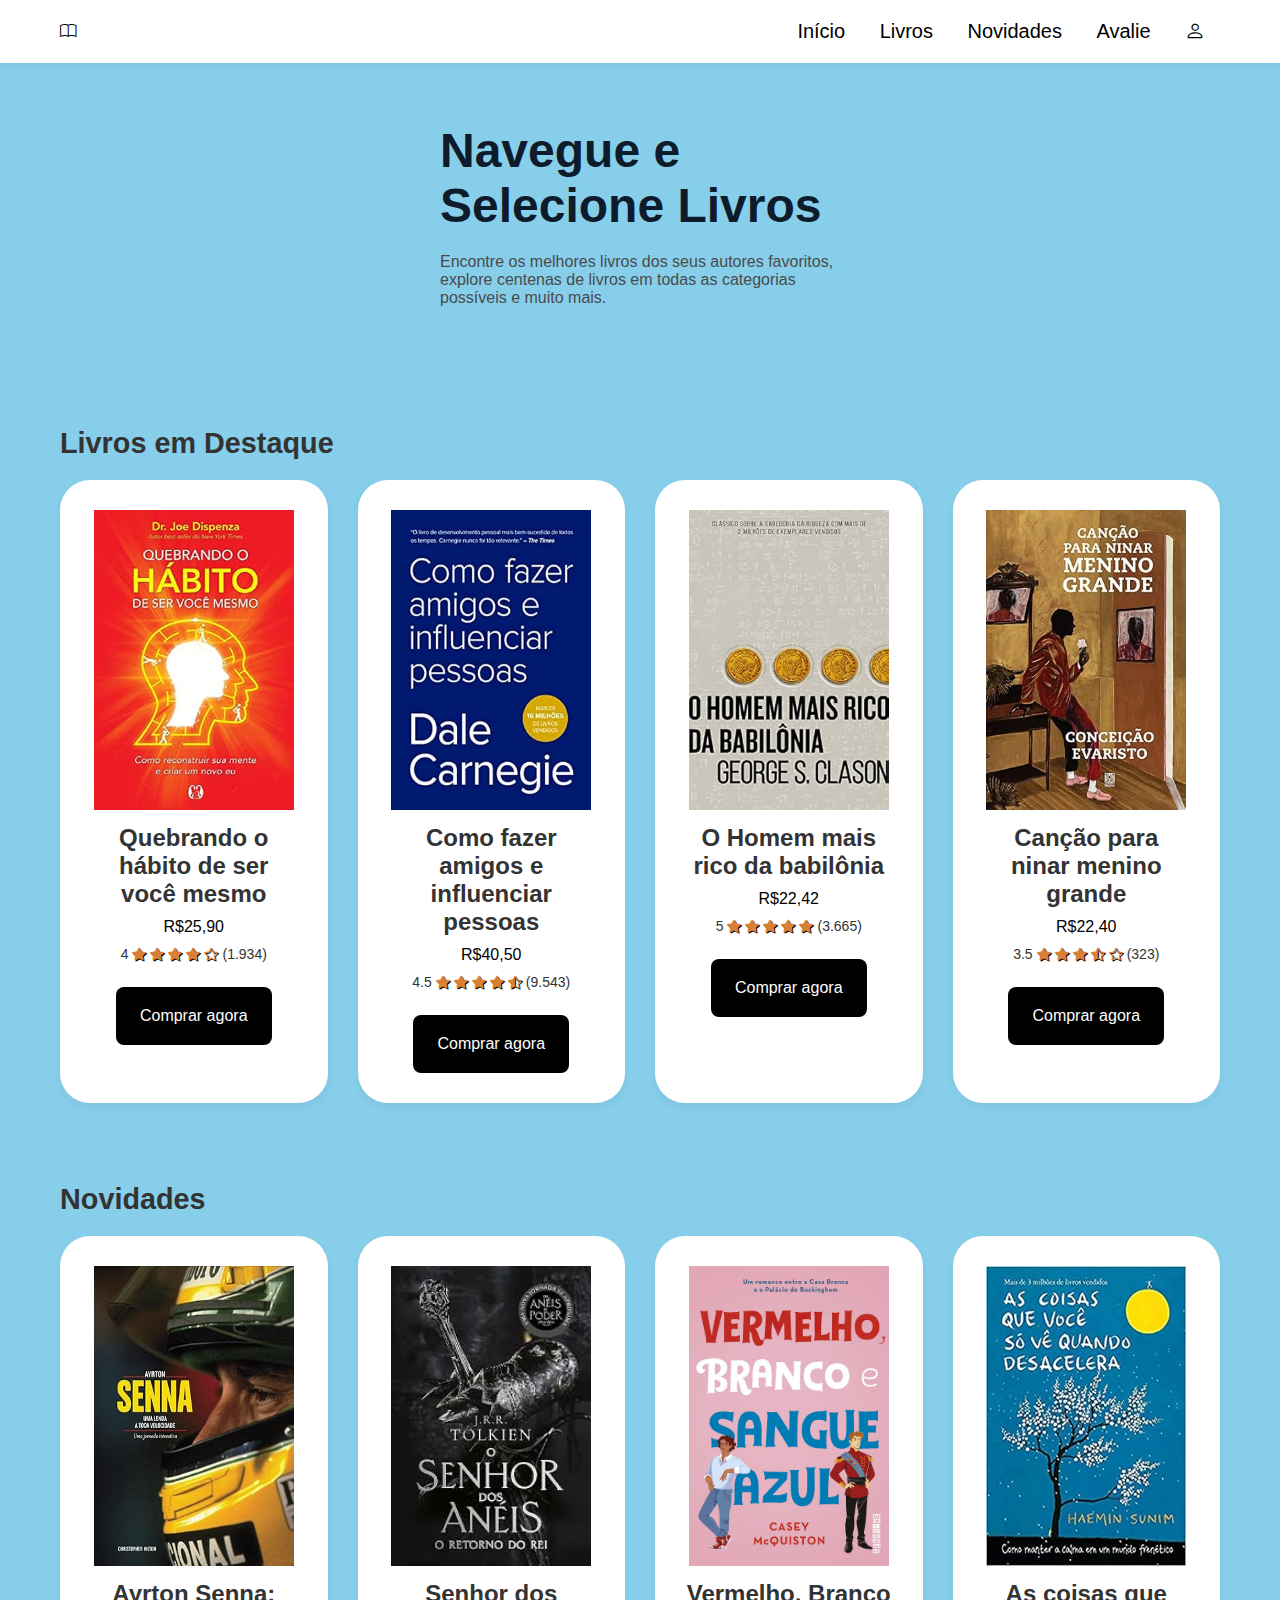
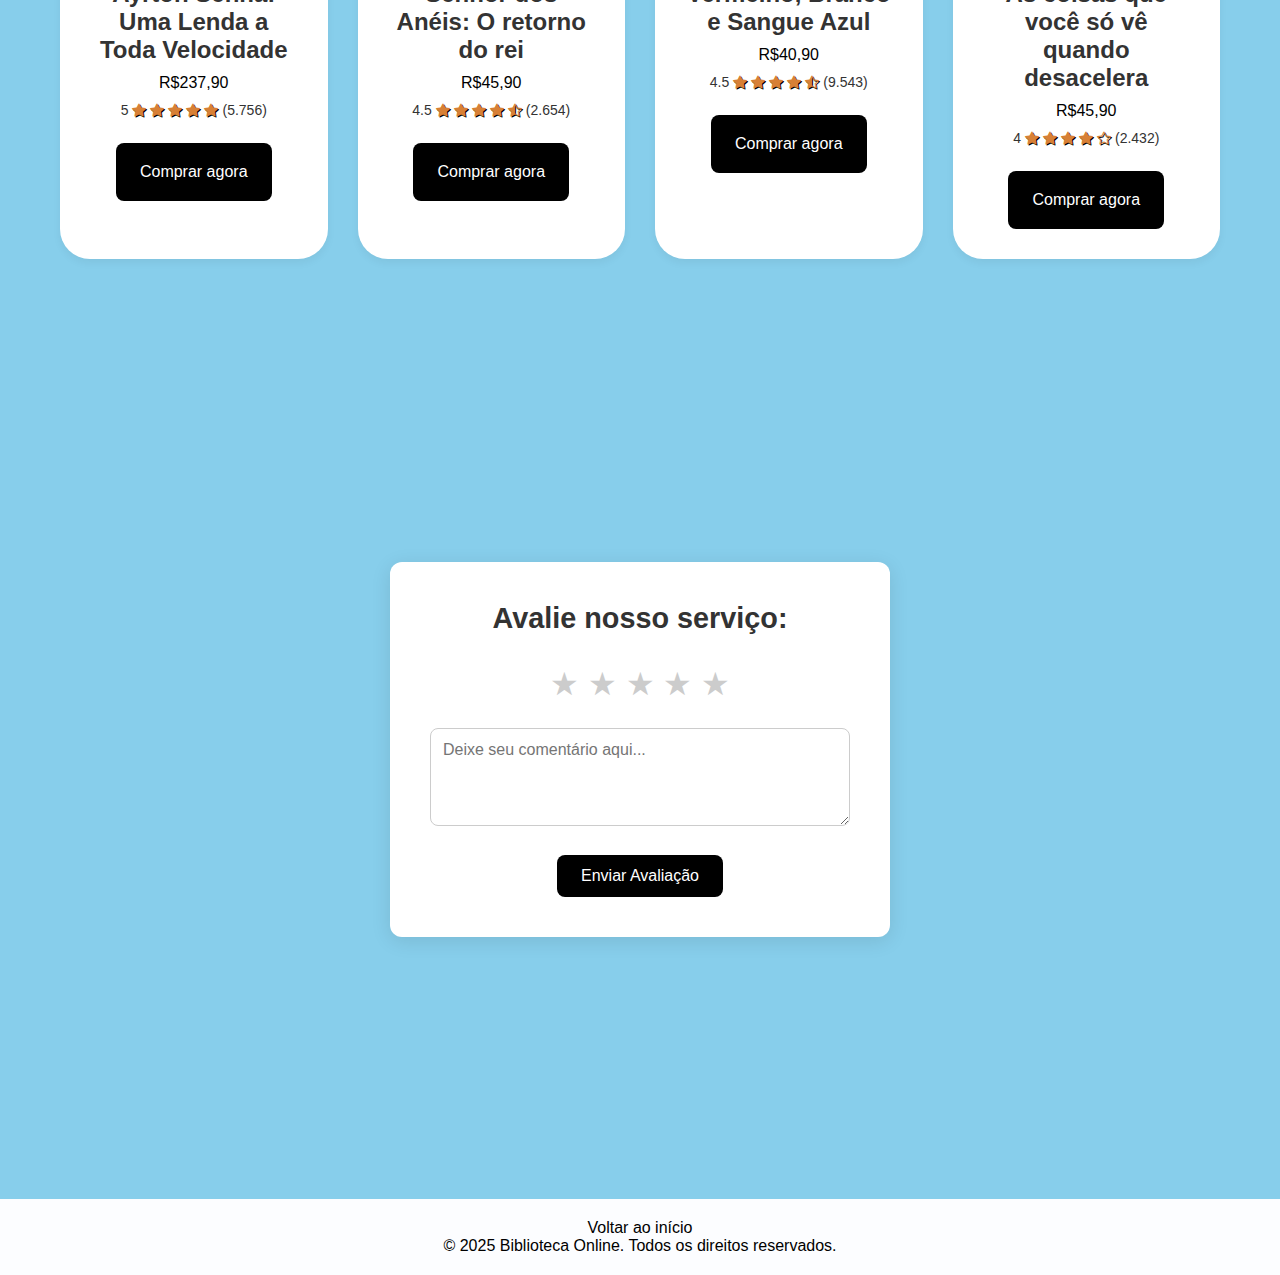
<file: site empresa/index.html>
<!DOCTYPE html>
<html lang="pt-BR">
<head>
  <meta charset="UTF-8">
  <meta name="viewport" content="width=device-width, initial-scale=1.0">
  <link rel="stylesheet" href="https://cdn.jsdelivr.net/npm/bootstrap-icons@1.11.3/font/bootstrap-icons.min.css">
  <title>Biblioteca</title>
  <link rel="stylesheet" href="css/style.css">
</head>
<body>
  <header>
    <div class="logo"><i class="bi bi-book"></i></div>
    <nav>
      <a href="index.html">Início</a>
      <a href="#destaques">Livros</a>
      <a href="#nov">Novidades</a>
      <a href="#avalie">Avalie</a>
      <a href="#" class="bi bi-person"></a>
    </nav>
  </header>
  
  
  
  <section class="carousel-section">
    <div class="carousel-text">
      <h1>Navegue e <br><span>Selecione Livros</span></h1>
      <p>Encontre os melhores livros dos seus autores favoritos, explore centenas de livros em todas as categorias possíveis e muito mais.</p>
    </div>
  </section>



  <section id="destaques" class="destaques">
    <h2>Livros em Destaque</h2>
    <div class="destaques-livros">

      <div class="card-destaque">
        <img src="img/habito.jpg" alt="Livro Quebrando o Hábito de ser Você Mesmo">
        <h2>Quebrando o hábito de ser você mesmo</h2>
        <p>R$25,90</p>
        <div class="avaliacao">
          <span>4</span>
          <i class="bi bi-star-fill"></i>
          <i class="bi bi-star-fill"></i>
          <i class="bi bi-star-fill"></i>
          <i class="bi bi-star-fill"></i>
          <i class="bi bi-star"></i>
          <span>(1.934)</span>
        </div>
        <button class="buy-button">Comprar agora</button>
      </div>

      <div class="card-destaque">
        <img src="img/como fazer amigos.jpg" alt="Livro como fazer amigos e influenciar pessoas">
        <h2>Como fazer amigos e influenciar pessoas</h2>
        <p>R$40,50</p>
        <div class="avaliacao">
          <span>4.5</span>
          <i class="bi bi-star-fill"></i>
          <i class="bi bi-star-fill"></i>
          <i class="bi bi-star-fill"></i>
          <i class="bi bi-star-fill"></i>
          <i class="bi bi-star-half"></i>
          <span>(9.543)</span>
        </div>
        <button class="buy-button">Comprar agora</button>
      </div>

      <div class="card-destaque">
        <img src="img/homem mais rico.jpg" alt="Livro homem mais rico da babilonia">
        <h2>O Homem mais rico da babilônia</h2>
        <p>R$22,42</p>
        <div class="avaliacao">
          <span>5</span>
          <i class="bi bi-star-fill"></i>
          <i class="bi bi-star-fill"></i>
          <i class="bi bi-star-fill"></i>
          <i class="bi bi-star-fill"></i>
          <i class="bi bi-star-fill"></i>
          <span>(3.665)</span>
        </div>
        <button class="buy-button">Comprar agora</button>
      </div>

      <div class="card-destaque">
        <img src="img/cancaopninar.jpg" alt="Livro cancao pra ninar">
        <h2>Canção para ninar menino grande</h2>
        <p>R$22,40</p>
        <div class="avaliacao">
          <span>3.5</span>
          <i class="bi bi-star-fill"></i>
          <i class="bi bi-star-fill"></i>
          <i class="bi bi-star-fill"></i>
          <i class="bi bi-star-half"></i>
          <i class="bi bi-star"></i>
          <span>(323)</span>
        </div>
        <button class="buy-button">Comprar agora</button>
      </div>

    </div>
  </section>

  <section id="nov" class="novidades">
    <h2>Novidades</h2>
    <div class="novidades-livros">

      <div class="nov-livros">
        <img src="img/ayrton.jpg" alt="Livro Ayrton Senna">
        <h2>Ayrton Senna: Uma Lenda a Toda Velocidade</h2>
        <p>R$237,90</p>
        <div class="avaliacao">
          <span>5</span>
          <i class="bi bi-star-fill"></i>
          <i class="bi bi-star-fill"></i>
          <i class="bi bi-star-fill"></i>
          <i class="bi bi-star-fill"></i>
          <i class="bi bi-star-fill"></i>
          <span>(5.756)</span>
        </div>
        <button class="buy-button">Comprar agora</button>
      </div>

      <div class="nov-livros">
        <img src="img/senhor dos aneis.png" alt="Livro senhor dos anéis">
        <h2>Senhor dos Anéis: O retorno do rei</h2>
        <p>R$45,90</p>
        <div class="avaliacao">
          <span>4.5</span>
          <i class="bi bi-star-fill"></i>
          <i class="bi bi-star-fill"></i>
          <i class="bi bi-star-fill"></i>
          <i class="bi bi-star-fill"></i>
          <i class="bi bi-star-half"></i>
          <span>(2.654)</span>
        </div>
        <button class="buy-button">Comprar agora</button>
      </div>

      <div class="nov-livros">
        <img src="img/vermelho, branco.png" alt="Livro Vermelho branco e Sangue Azul">
        <h2>Vermelho, Branco e Sangue Azul</h2>
        <p>R$40,90</p>
        <div class="avaliacao">
          <span>4.5</span>
          <i class="bi bi-star-fill"></i>
          <i class="bi bi-star-fill"></i>
          <i class="bi bi-star-fill"></i>
          <i class="bi bi-star-fill"></i>
          <i class="bi bi-star-half"></i>
          <span>(9.543)</span>
        </div>
        <button class="buy-button">Comprar agora</button>
      </div>

      <div class="nov-livros">
        <img src="img/as coisas.jpg" alt="Livro As coisas que você só vê quando desacelera">
        <h2>As coisas que você só vê quando desacelera</h2>
        <p>R$45,90</p>
        <div class="avaliacao">
          <span>4</span>
          <i class="bi bi-star-fill"></i>
          <i class="bi bi-star-fill"></i>
          <i class="bi bi-star-fill"></i>
          <i class="bi bi-star-fill"></i>
          <i class="bi bi-star"></i>
          <span>(2.432)</span>
        </div>
        <button class="buy-button">Comprar agora</button>
      </div>

    </div>
  </section>


  


  <section id="avalie" class="form">
    <form action="/enviar" method="post">
      <h2><span>Avalie nosso serviço:</span></h2>
  
      <div class="star-rating">
        <input type="radio" id="star5" name="rating" value="5">
        <label for="star5">★</label>
        <input type="radio" id="star4" name="rating" value="4">
        <label for="star4">★</label>
        <input type="radio" id="star3" name="rating" value="3">
        <label for="star3">★</label>
        <input type="radio" id="star2" name="rating" value="2">
        <label for="star2">★</label>
        <input type="radio" id="star1" name="rating" value="1">
        <label for="star1">★</label>
      </div>
  
      <textarea name="comentario" placeholder="Deixe seu comentário aqui..." rows="4" cols="40"></textarea>
      <br>
      <button type="submit">Enviar Avaliação</button>
    </form>
  </section>


  <footer class="footer">
    <a href="index.html">
      Voltar ao início
    </a>

    <p>&copy; 2025 Biblioteca Online. Todos os direitos reservados.</p>
  </footer>
</body>
</html>
</file>
<file: site empresa/css/style.css>
body{
    font-family: Arial, sans-serif;
    margin: 0;
    background: #89CFF0;
}

header{
    background: white;
    padding: 20px 60px;
    display: flex;
    justify-content: space-between;
    align-items: center;
    box-shadow: 0 2px 5px rgba(0,0,0,0.05);
}

nav a{
    margin: 0 15px;
    text-decoration: none;
    color: black;
    font-weight: 500;
    font-size: 20px;
}




.carousel-section {
    display: flex;
    justify-content: space-around;
    align-items: center;
    padding: 60px;
    flex-wrap: wrap;
  }
  
  .carousel-text {
    max-width: 400px;
  }
  
  .carousel-text h1 {
    font-size: 3rem;
    color: #0d1b2a;
  }
  
  .carousel-text span {
    font-weight: bold;
  }
  
  .carousel-text p {
    margin: 20px 0;
    font-size: 1rem;
    color: #4a4a4a;
  }
  
  



.destaques, .novidades{
    padding: 40px 60px;
}

.destaques h2, .novidades h2{
    margin-bottom: 20px;
}

.destaques-livros, .novidades-livros{
    display: grid;
    grid-template-columns: repeat(auto-fit, minmax(200px, 1fr));
    gap: 30px;
}

.card-destaque, .nov-livros{
    background: white;
    padding: 30px;
    border-radius: 30px;
    text-align: center;
    box-shadow: 0 4px 8px rgba(0,0,0,0.05);
}

.card-destaque img, .nov-livros img{
    width: 200px;
    height: 300px;
    cursor: pointer;
}

.card-destaque h2, .nov-livros h2{
    font-size: 24px;
    margin: 10px 0;
    cursor: pointer;
}

.avaliacao{
    margin-top: 10px;
    display: flex;
    justify-content: center;
    align-items: center;
    gap: 4px;
    font-size: 14px;
    color: #333;
}

.avaliacao i{
    color: #d78036;
    text-shadow: 1px 1px 0 black
}

.buy-button{
    margin-top: 25px;
    padding: 20px 24px;
    background-color: #89CFF0;
    color: white;
    border: none;
    border-radius: 8px;
    font-size: 1rem;
    cursor: pointer;
    transition: 0.3s; background-color: black;
}

.buy-button:hover{
    background-color: #89CFF0;
}





*{
    box-sizing: border-box;
    margin: 0;
    padding: 0;
    font-family: 'Segoe UI', Tahoma, Verdana, sans-serif;
}
  
body{
    background-color: #87ceeb; 
}
  
section.form{
    display: flex;
    justify-content: center;
    align-items: center;
    padding: 40px 20px;
    min-height: 100vh;
}
  
form{
    background: white;
    padding: 40px;
    border-radius: 12px;
    box-shadow: 0 4px 20px rgba(0, 0, 0, 0.1);
    width: 100%;
    max-width: 500px;
    text-align: center;
}
  
h2{
    font-size: 1.8rem;
    color: #333;
    margin-bottom: 30px;
}
  
.star-rating{
    direction: rtl;
    display: flex;
    justify-content: center;
    font-size: 2rem;
    margin-bottom: 25px;
}
  
.star-rating input{
    display: none;
}
  
.star-rating label{
    color: #ccc;
    cursor: pointer;
    transition: color 0.3s;
}
  
.star-rating input:checked ~ label,
.star-rating label:hover,
.star-rating label:hover ~ label{
    color: #d78036;
    text-shadow: 1px 1px 0 black
}
  
textarea{
    width: 100%;
    padding: 12px;
    font-size: 1rem;
    border: 1px solid #ccc;
    border-radius: 8px;
    resize: vertical;
    margin-bottom: 25px;
}
  
button{
    background-color: #d78036;
    color: white;
    border: none;
    padding: 12px 24px;
    font-size: 1rem;
    border-radius: 8px;
    cursor: pointer;
    transition: 0.3s; background-color: #000000;
}
  
button:hover{
    background-color:  #87ceeb;
}






.star-rating {
    direction: rtl;
    display: inline-block;
    font-size: 2rem;
    unicode-bidi: bidi-override;
  }

  .star-rating input {
    display: none;
  }

  .star-rating label {
    color: #ccc;
    cursor: pointer;
  }

  .star-rating input:checked ~ label,
  .star-rating label:hover,
  .star-rating label:hover ~ label {
    color: gold;
  }













.footer{
    background-color: #fcfdff;
    color: rgb(0, 0, 0);
    text-align: center;
    padding: 20px;
}
.footer a{
    color: #000000;
    text-decoration: none;
}
  .footer a:hover{
    text-decoration: underline;
}
</file>
